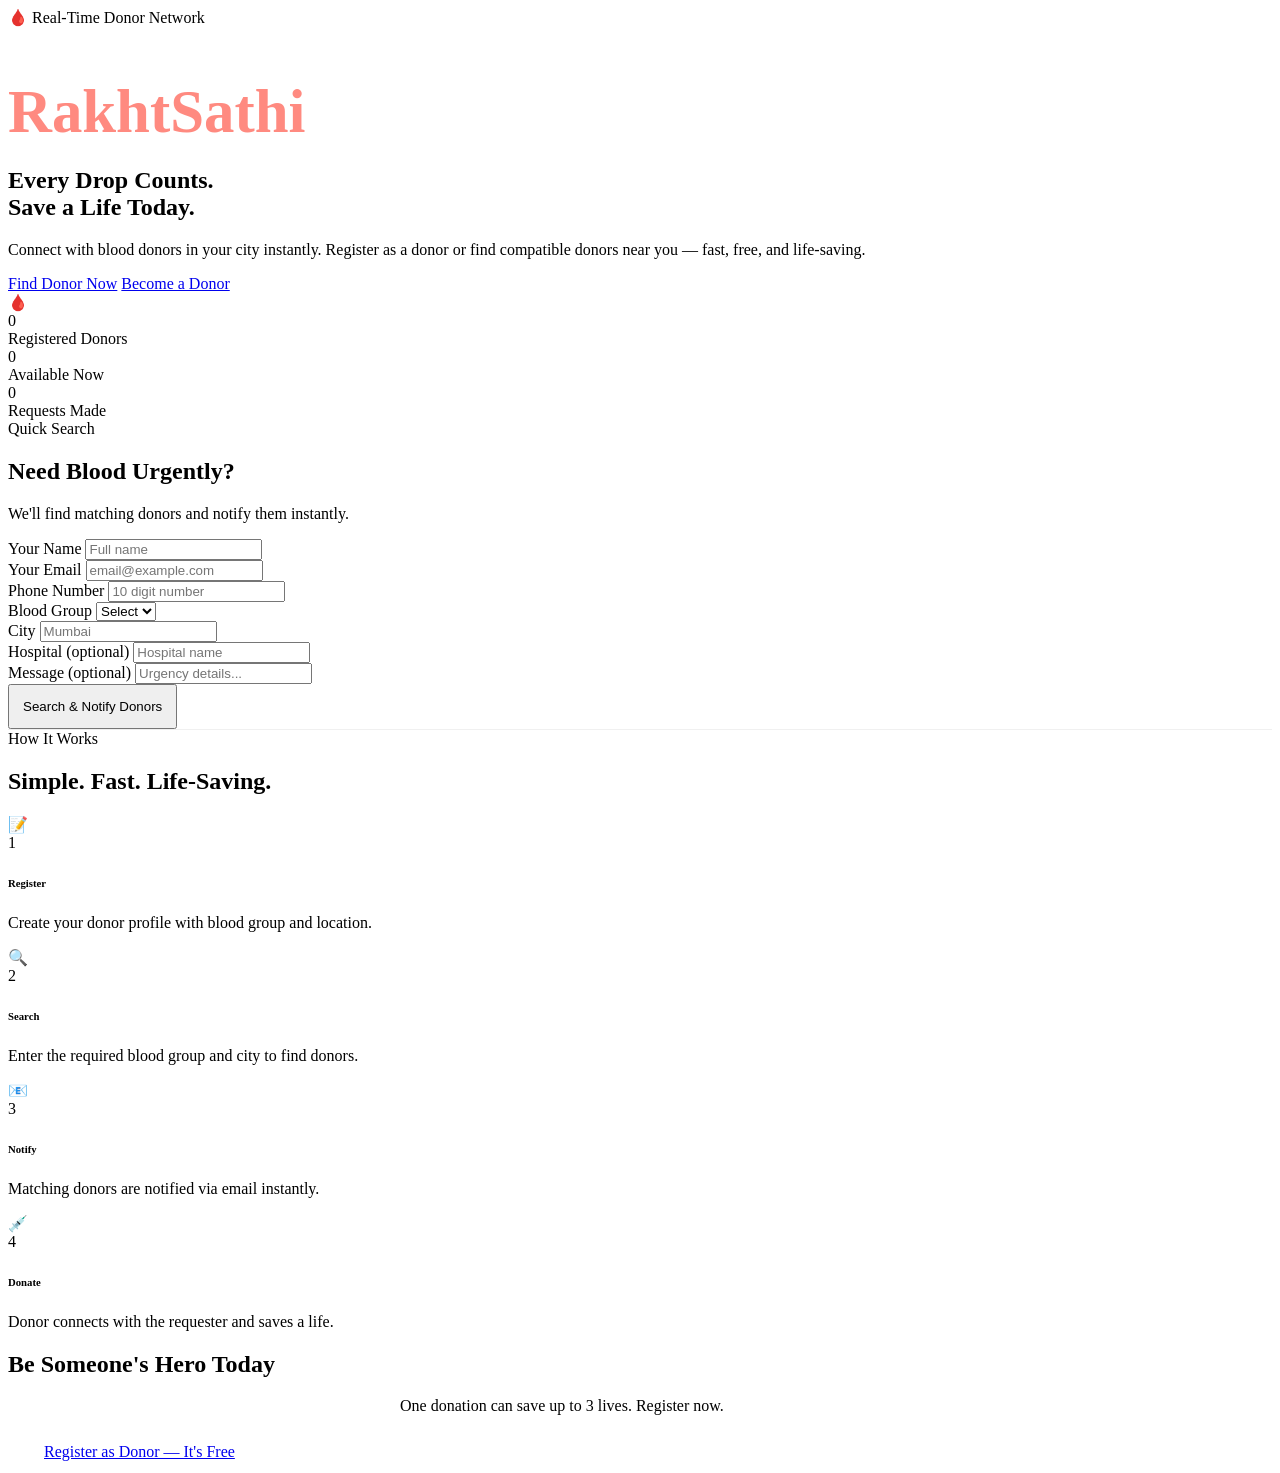
<file: target/classes/templates/index.html>
<!DOCTYPE html>
<html lang="en" xmlns:th="http://www.thymeleaf.org">
<head th:replace="~{_layout :: head('Home')}"></head>
<body>
<nav th:replace="~{_layout :: navbar}"></nav>

<!-- Hero -->
<section class="hero">
  <div class="container">
    <div class="row align-items-center g-5">
      <div class="col-lg-7">
        <div class="hero-eyebrow">🩸 Real-Time Donor Network</div>
        <h1 style="font-family:'Fraunces',serif;font-size:clamp(2.4rem,5vw,3.8rem);font-weight:700;margin-bottom:8px;position:relative;color:#ff8a80;">RakhtSathi</h1>
        <h1>Every Drop Counts.<br/><span>Save a Life Today.</span></h1>
        <p>Connect with blood donors in your city instantly. Register as a donor or find compatible donors near you — fast, free, and life-saving.</p>
        <div class="hero-actions">
          <a href="/search"   class="btn-red"><i class="bi bi-search me-2"></i>Find Donor Now</a>
          <a href="/register" class="btn-outline-white"><i class="bi bi-person-plus me-2"></i>Become a Donor</a>
        </div>
      </div>
      <div class="col-lg-5 text-center">
        <div class="hero-visual">🩸</div>
      </div>
    </div>
  </div>
</section>

<!-- Stats -->
<section class="stats-bar">
  <div class="container">
    <div class="row text-center g-4">
      <div class="col-4">
        <div class="stat-num" th:text="${totalDonors}">0</div>
        <div class="stat-label">Registered Donors</div>
      </div>
      <div class="col-4">
        <div class="stat-num" th:text="${availableDonors}">0</div>
        <div class="stat-label">Available Now</div>
      </div>
      <div class="col-4">
        <div class="stat-num" th:text="${totalRequests}">0</div>
        <div class="stat-label">Requests Made</div>
      </div>
    </div>
  </div>
</section>

<!-- Quick Search -->
<section class="section-pad bg-cream">
  <div class="container">
    <div class="row justify-content-center mb-5">
      <div class="col-lg-7 text-center">
        <div class="section-tag">Quick Search</div>
        <h2 class="section-title">Need Blood Urgently?</h2>
        <p class="text-muted mt-2">We'll find matching donors and notify them instantly.</p>
      </div>
    </div>
    <div class="row justify-content-center">
      <div class="col-lg-8">
        <div class="card p-4">
          <form action="/search/results" method="post"
                th:object="${searchForm != null ? searchForm : ''}">
            <div class="row g-3">
              <div class="col-md-6">
                <label class="form-label">Your Name</label>
                <input type="text" name="requesterName" class="form-control"
                       placeholder="Full name" required/>
              </div>
              <div class="col-md-6">
                <label class="form-label">Your Email</label>
                <input type="email" name="requesterEmail" class="form-control"
                       placeholder="email@example.com" required/>
              </div>
              <div class="col-md-6">
                <label class="form-label">Phone Number</label>
                <input type="text" name="requesterPhone" class="form-control"
                       placeholder="10 digit number" required/>
              </div>
              <div class="col-md-3">
                <label class="form-label">Blood Group</label>
                <select name="bloodGroup" class="form-select" required>
                  <option value="">Select</option>
                  <option>A+</option><option>A-</option>
                  <option>B+</option><option>B-</option>
                  <option>O+</option><option>O-</option>
                  <option>AB+</option><option>AB-</option>
                </select>
              </div>
              <div class="col-md-3">
                <label class="form-label">City</label>
                <input type="text" name="city" class="form-control"
                       placeholder="Mumbai" required/>
              </div>
              <div class="col-md-6">
                <label class="form-label">Hospital (optional)</label>
                <input type="text" name="hospital" class="form-control"
                       placeholder="Hospital name"/>
              </div>
              <div class="col-md-6">
                <label class="form-label">Message (optional)</label>
                <input type="text" name="message" class="form-control"
                       placeholder="Urgency details..."/>
              </div>
              <div class="col-12 mt-2">
                <button type="submit" class="btn-red w-100" style="padding:13px;">
                  <i class="bi bi-send me-2"></i>Search &amp; Notify Donors
                </button>
              </div>
            </div>
          </form>
        </div>
      </div>
    </div>
  </div>
</section>

<!-- How It Works -->
<section class="section-pad" style="background:#fff;border-top:1px solid #f0f0f0;">
  <div class="container">
    <div class="row justify-content-center mb-5">
      <div class="col-lg-6 text-center">
        <div class="section-tag">How It Works</div>
        <h2 class="section-title">Simple. Fast. Life-Saving.</h2>
      </div>
    </div>
    <div class="row g-4">
      <div class="col-md-3">
        <div class="step-card">
          <div class="step-icon">📝</div>
          <div class="step-num">1</div>
          <h6 class="fw-700 mt-2">Register</h6>
          <p class="text-muted small">Create your donor profile with blood group and location.</p>
        </div>
      </div>
      <div class="col-md-3">
        <div class="step-card">
          <div class="step-icon">🔍</div>
          <div class="step-num">2</div>
          <h6 class="fw-700 mt-2">Search</h6>
          <p class="text-muted small">Enter the required blood group and city to find donors.</p>
        </div>
      </div>
      <div class="col-md-3">
        <div class="step-card">
          <div class="step-icon">📧</div>
          <div class="step-num">3</div>
          <h6 class="fw-700 mt-2">Notify</h6>
          <p class="text-muted small">Matching donors are notified via email instantly.</p>
        </div>
      </div>
      <div class="col-md-3">
        <div class="step-card">
          <div class="step-icon">💉</div>
          <div class="step-num">4</div>
          <h6 class="fw-700 mt-2">Donate</h6>
          <p class="text-muted small">Donor connects with the requester and saves a life.</p>
        </div>
      </div>
    </div>
  </div>
</section>

<!-- CTA -->
<section class="section-pad bg-cream">
  <div class="container text-center">
    <h2 class="section-title mb-3">Be Someone's Hero Today</h2>
    <p class="text-muted mb-4" style="max-width:480px;margin:0 auto 28px;">
      One donation can save up to 3 lives. Register now.
    </p>
    <a href="/register" class="btn-red" style="font-size:1rem;padding:13px 36px;">
      <i class="bi bi-heart-fill me-2"></i>Register as Donor — It's Free
    </a>
  </div>
</section>

<footer th:replace="~{_layout :: footer}"></footer>
<th:block th:replace="~{_layout :: scripts}"></th:block>
</body>
</html>
</file>
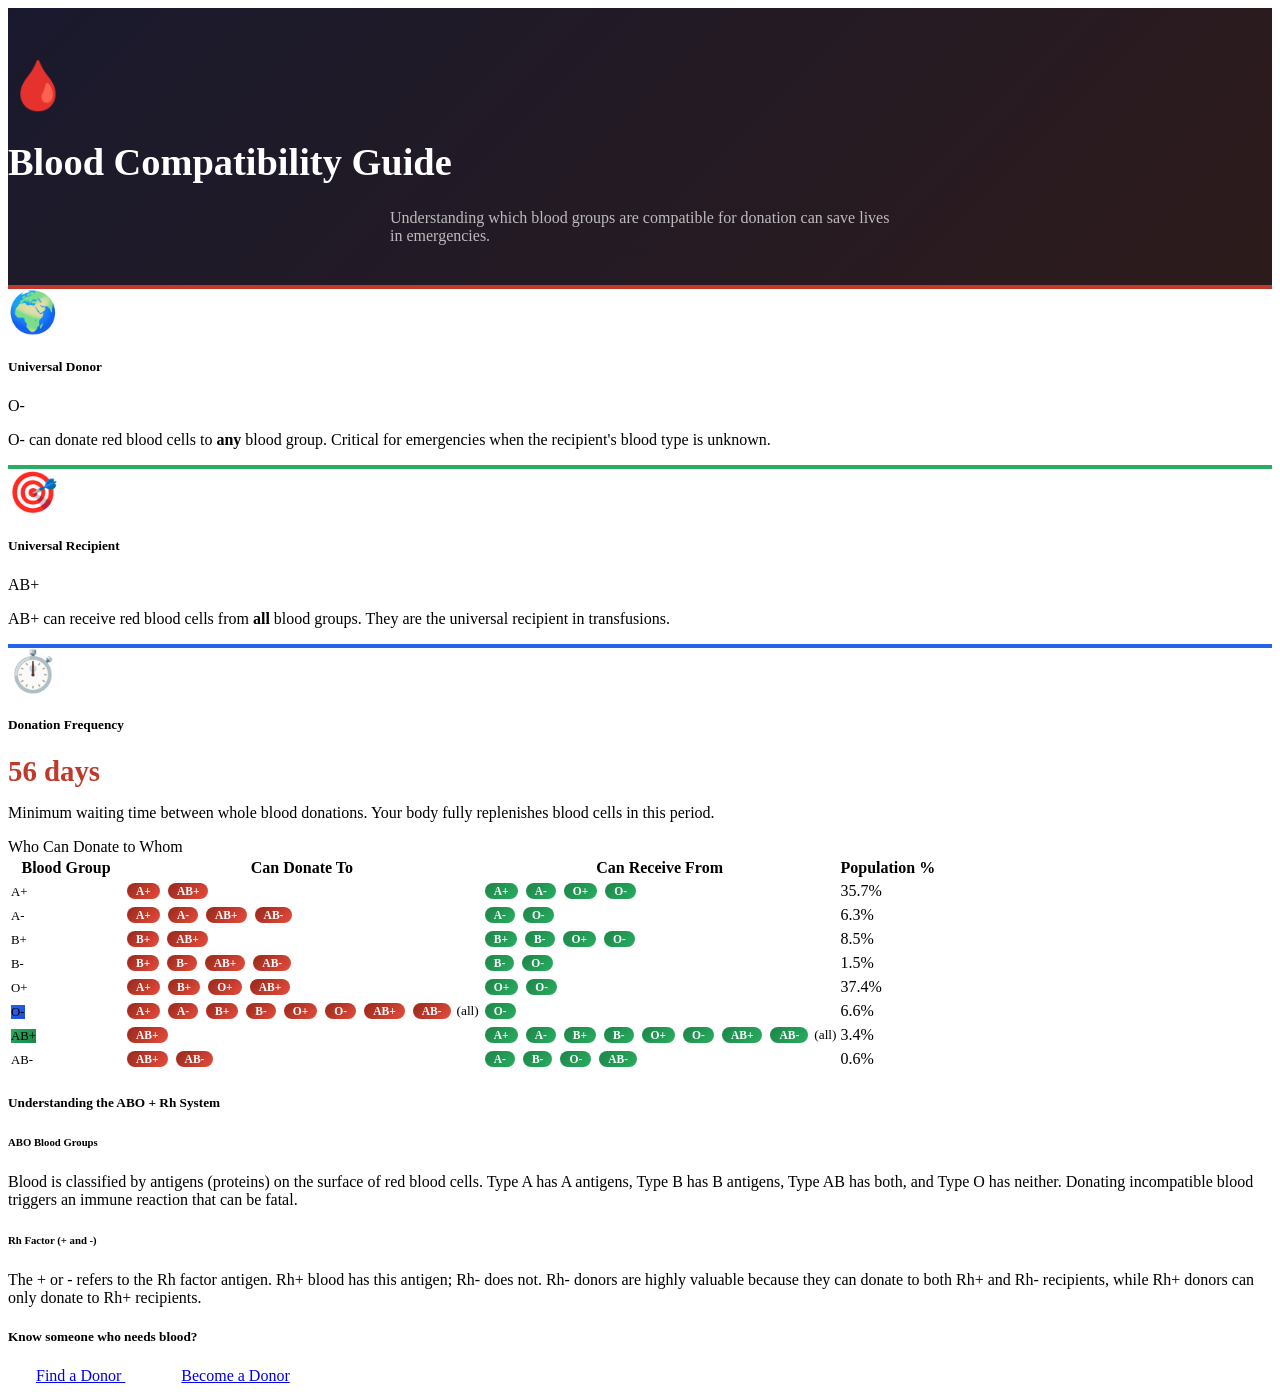
<file: target/classes/templates/compatibility.html>
<!DOCTYPE html>
<html lang="en" xmlns:th="http://www.thymeleaf.org">
<head th:replace="~{_layout :: head('Blood Compatibility')}"></head>
<body>
<nav th:replace="~{_layout :: navbar}"></nav>

<!-- Hero -->
<div style="background:linear-gradient(135deg,hsl(240, 28%, 14%),#2d1b1b);color:#fff;padding:50px 0 40px;">
    <div class="container text-center">
        <div style="font-size:3rem;margin-bottom:12px;">🩸</div>
        <h1 style="font-family:'Fraunces',serif;font-size:2.4rem;font-weight:700;">
            Blood Compatibility Guide
        </h1>
        <p style="color:rgba(255,255,255,0.7);max-width:500px;margin:12px auto 0;">
            Understanding which blood groups are compatible for donation
            can save lives in emergencies.
        </p>
    </div>
</div>

<section class="section-pad bg-cream">
    <div class="container">

        <!-- Key Facts -->
        <div class="row g-4 mb-5">
            <div class="col-md-4">
                <div class="card p-4 text-center h-100" style="border-top:4px solid #c0392b;">
                    <div style="font-size:2.5rem;margin-bottom:12px;">🌍</div>
                    <h5 class="fw-700">Universal Donor</h5>
                    <div class="blood-badge mx-auto my-3">O-</div>
                    <p class="text-muted small">
                        O- can donate red blood cells to <strong>any</strong> blood group.
                        Critical for emergencies when the recipient's blood type is unknown.
                    </p>
                </div>
            </div>
            <div class="col-md-4">
                <div class="card p-4 text-center h-100" style="border-top:4px solid #27ae60;">
                    <div style="font-size:2.5rem;margin-bottom:12px;">🎯</div>
                    <h5 class="fw-700">Universal Recipient</h5>
                    <div class="blood-badge mx-auto my-3">AB+</div>
                    <p class="text-muted small">
                        AB+ can receive red blood cells from <strong>all</strong> blood groups.
                        They are the universal recipient in transfusions.
                    </p>
                </div>
            </div>
            <div class="col-md-4">
                <div class="card p-4 text-center h-100" style="border-top:4px solid #2563eb;">
                    <div style="font-size:2.5rem;margin-bottom:12px;">⏱️</div>
                    <h5 class="fw-700">Donation Frequency</h5>
                    <div style="font-size:1.8rem;font-weight:800;color:#c0392b;margin:12px 0;">56 days</div>
                    <p class="text-muted small">
                        Minimum waiting time between whole blood donations.
                        Your body fully replenishes blood cells in this period.
                    </p>
                </div>
            </div>
        </div>

        <!-- Compatibility Chart -->
        <div class="card mb-5">
            <div class="card-header-red">
                <i class="bi bi-table me-2"></i>Who Can Donate to Whom
            </div>
            <div class="table-responsive">
                <table class="table mb-0 text-center">
                    <thead>
                    <tr>
                        <th class="text-start" style="min-width:110px;">Blood Group</th>
                        <th>Can Donate To</th>
                        <th>Can Receive From</th>
                        <th>Population %</th>
                    </tr>
                    </thead>
                    <tbody>
                    <tr>
                        <td class="text-start">
                            <span class="blood-badge" style="width:40px;height:40px;font-size:.8rem;">A+</span>
                        </td>
                        <td>
                            <span class="compat-tag">A+</span>
                            <span class="compat-tag">AB+</span>
                        </td>
                        <td>
                            <span class="compat-tag recv">A+</span>
                            <span class="compat-tag recv">A-</span>
                            <span class="compat-tag recv">O+</span>
                            <span class="compat-tag recv">O-</span>
                        </td>
                        <td class="fw-700 text-red">35.7%</td>
                    </tr>
                    <tr>
                        <td class="text-start">
                            <span class="blood-badge" style="width:40px;height:40px;font-size:.8rem;">A-</span>
                        </td>
                        <td>
                            <span class="compat-tag">A+</span>
                            <span class="compat-tag">A-</span>
                            <span class="compat-tag">AB+</span>
                            <span class="compat-tag">AB-</span>
                        </td>
                        <td>
                            <span class="compat-tag recv">A-</span>
                            <span class="compat-tag recv">O-</span>
                        </td>
                        <td class="fw-700 text-red">6.3%</td>
                    </tr>
                    <tr>
                        <td class="text-start">
                            <span class="blood-badge" style="width:40px;height:40px;font-size:.8rem;">B+</span>
                        </td>
                        <td>
                            <span class="compat-tag">B+</span>
                            <span class="compat-tag">AB+</span>
                        </td>
                        <td>
                            <span class="compat-tag recv">B+</span>
                            <span class="compat-tag recv">B-</span>
                            <span class="compat-tag recv">O+</span>
                            <span class="compat-tag recv">O-</span>
                        </td>
                        <td class="fw-700 text-red">8.5%</td>
                    </tr>
                    <tr>
                        <td class="text-start">
                            <span class="blood-badge" style="width:40px;height:40px;font-size:.8rem;">B-</span>
                        </td>
                        <td>
                            <span class="compat-tag">B+</span>
                            <span class="compat-tag">B-</span>
                            <span class="compat-tag">AB+</span>
                            <span class="compat-tag">AB-</span>
                        </td>
                        <td>
                            <span class="compat-tag recv">B-</span>
                            <span class="compat-tag recv">O-</span>
                        </td>
                        <td class="fw-700 text-red">1.5%</td>
                    </tr>
                    <tr>
                        <td class="text-start">
                            <span class="blood-badge" style="width:40px;height:40px;font-size:.8rem;">O+</span>
                        </td>
                        <td>
                            <span class="compat-tag">A+</span>
                            <span class="compat-tag">B+</span>
                            <span class="compat-tag">O+</span>
                            <span class="compat-tag">AB+</span>
                        </td>
                        <td>
                            <span class="compat-tag recv">O+</span>
                            <span class="compat-tag recv">O-</span>
                        </td>
                        <td class="fw-700 text-red">37.4%</td>
                    </tr>
                    <tr>
                        <td class="text-start">
                <span class="blood-badge"
                      style="width:40px;height:40px;font-size:.8rem;
                             background:linear-gradient(135deg,#2563eb,#1d4ed8);">O-</span>
                        </td>
                        <td>
                            <span class="compat-tag">A+</span>
                            <span class="compat-tag">A-</span>
                            <span class="compat-tag">B+</span>
                            <span class="compat-tag">B-</span>
                            <span class="compat-tag">O+</span>
                            <span class="compat-tag">O-</span>
                            <span class="compat-tag">AB+</span>
                            <span class="compat-tag">AB-</span>
                            <small class="text-muted ms-1">(all)</small>
                        </td>
                        <td>
                            <span class="compat-tag recv">O-</span>
                        </td>
                        <td class="fw-700 text-red">6.6%</td>
                    </tr>
                    <tr>
                        <td class="text-start">
                <span class="blood-badge"
                      style="width:40px;height:40px;font-size:.8rem;
                             background:linear-gradient(135deg,#27ae60,#1e8449);">AB+</span>
                        </td>
                        <td>
                            <span class="compat-tag">AB+</span>
                        </td>
                        <td>
                            <span class="compat-tag recv">A+</span>
                            <span class="compat-tag recv">A-</span>
                            <span class="compat-tag recv">B+</span>
                            <span class="compat-tag recv">B-</span>
                            <span class="compat-tag recv">O+</span>
                            <span class="compat-tag recv">O-</span>
                            <span class="compat-tag recv">AB+</span>
                            <span class="compat-tag recv">AB-</span>
                            <small class="text-muted ms-1">(all)</small>
                        </td>
                        <td class="fw-700 text-red">3.4%</td>
                    </tr>
                    <tr>
                        <td class="text-start">
                            <span class="blood-badge" style="width:40px;height:40px;font-size:.8rem;">AB-</span>
                        </td>
                        <td>
                            <span class="compat-tag">AB+</span>
                            <span class="compat-tag">AB-</span>
                        </td>
                        <td>
                            <span class="compat-tag recv">A-</span>
                            <span class="compat-tag recv">B-</span>
                            <span class="compat-tag recv">O-</span>
                            <span class="compat-tag recv">AB-</span>
                        </td>
                        <td class="fw-700 text-red">0.6%</td>
                    </tr>
                    </tbody>
                </table>
            </div>
        </div>

        <!-- ABO System Explained -->
        <div class="row g-4 mb-5">
            <div class="col-12">
                <div class="card p-4">
                    <h5 class="fw-800 mb-3" style="font-family:'Fraunces',serif;">
                        <i class="bi bi-info-circle-fill text-red me-2"></i>
                        Understanding the ABO + Rh System
                    </h5>
                    <div class="row g-4">
                        <div class="col-md-6">
                            <h6 class="fw-700">ABO Blood Groups</h6>
                            <p class="text-muted small">
                                Blood is classified by antigens (proteins) on the surface of red blood cells.
                                Type A has A antigens, Type B has B antigens, Type AB has both, and Type O has neither.
                                Donating incompatible blood triggers an immune reaction that can be fatal.
                            </p>
                        </div>
                        <div class="col-md-6">
                            <h6 class="fw-700">Rh Factor (+ and -)</h6>
                            <p class="text-muted small">
                                The + or - refers to the Rh factor antigen. Rh+ blood has this antigen;
                                Rh- does not. Rh- donors are highly valuable because they can donate to
                                both Rh+ and Rh- recipients, while Rh+ donors can only donate to Rh+ recipients.
                            </p>
                        </div>
                    </div>
                </div>
            </div>
        </div>

        <!-- CTA -->
        <div class="text-center">
            <h5 class="fw-700 mb-3">Know someone who needs blood?</h5>
            <div class="d-flex justify-content-center gap-3 flex-wrap">
                <a href="/search"   class="btn-red" style="padding:12px 28px;">
                    <i class="bi bi-search me-2"></i>Find a Donor
                </a>
                <a href="/register" class="btn-outline-red" style="padding:12px 28px;">
                    <i class="bi bi-heart me-2"></i>Become a Donor
                </a>
            </div>
        </div>

    </div>
</section>

<footer th:replace="~{_layout :: footer}"></footer>
<th:block th:replace="~{_layout :: scripts}"></th:block>

<style>
    .compat-tag {
      display: inline-block;
      background: linear-gradient(135deg, #96281b, #e74c3c);
      color: #fff;
      font-size: .72rem;
      font-weight: 700;
      padding: 2px 9px;
      border-radius: 999px;
      margin: 2px;
    }
    .compat-tag.recv {
      background: linear-gradient(135deg, #1e8449, #27ae60);
    }
</style>
</body>
</html>
</file>
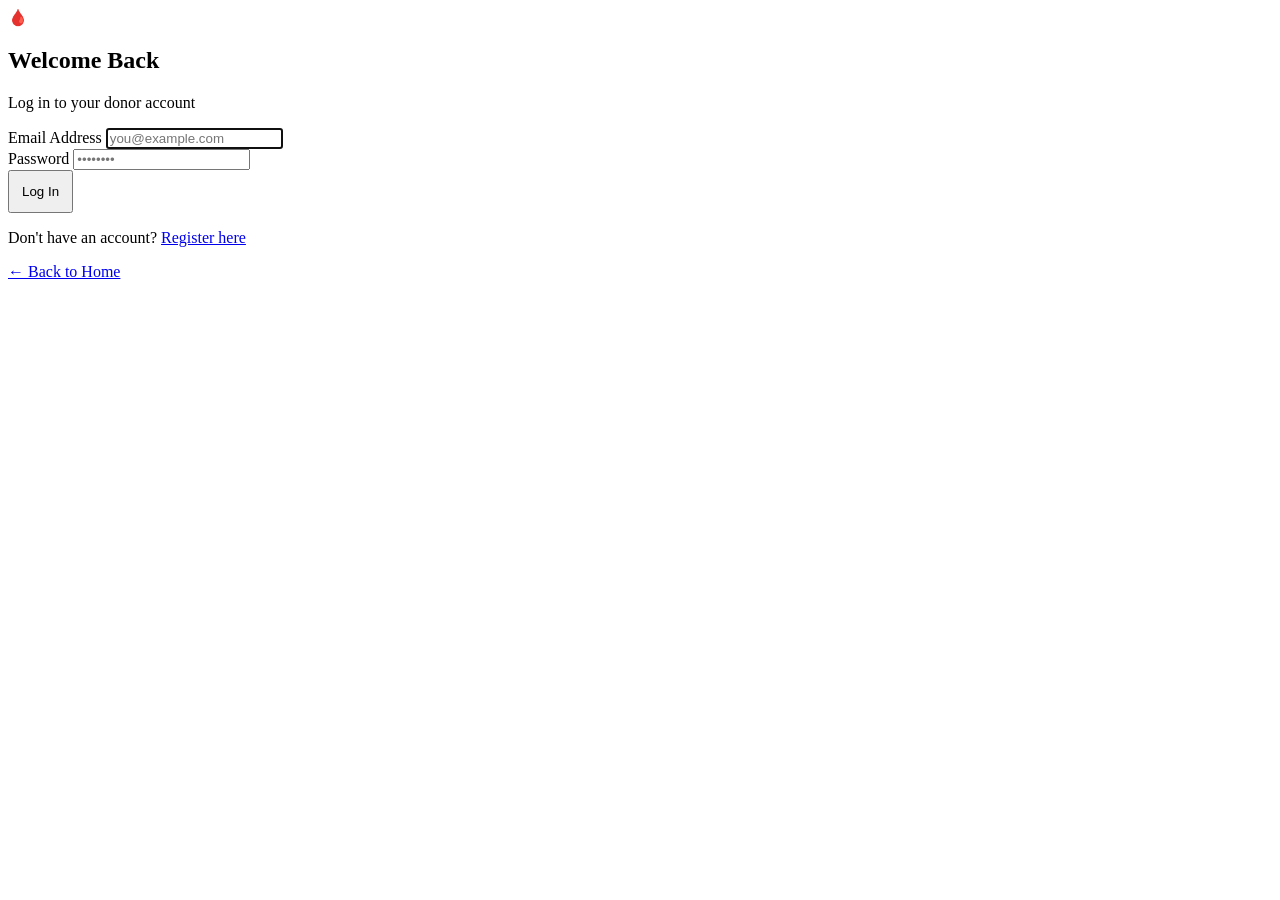
<file: target/classes/templates/login.html>
<!DOCTYPE html>
<html lang="en" xmlns:th="http://www.thymeleaf.org">
<head th:replace="~{_layout :: head('Login')}"></head>
<body>
<div class="auth-wrap">
  <div class="auth-card">
    <div class="auth-logo">🩸</div>
    <h2 class="auth-title">Welcome Back</h2>
    <p class="auth-sub">Log in to your donor account</p>

    <div class="flash flash-success" th:if="${success}" th:text="${success}"></div>
    <div class="flash flash-error"   th:if="${error}"   th:text="${error}"></div>
    <div class="flash flash-info"    th:if="${msg}"     th:text="${msg}"></div>

    <form action="/login" method="post">
      <div class="mb-3">
        <label class="form-label">Email Address</label>
        <input type="email" name="email" class="form-control"
               placeholder="you@example.com" required autofocus/>
      </div>
      <div class="mb-4">
        <label class="form-label">Password</label>
        <input type="password" name="password" class="form-control"
               placeholder="••••••••" required/>
      </div>
      <button type="submit" class="btn-red w-100" style="padding:12px;">
        <i class="bi bi-box-arrow-in-right me-2"></i>Log In
      </button>
    </form>

    <p class="text-center mt-4 text-muted small">
      Don't have an account?
      <a href="/register" class="text-red fw-700 text-decoration-none">Register here</a>
    </p>
    <p class="text-center mt-2">
      <a href="/" class="text-muted small text-decoration-none">← Back to Home</a>
    </p>
  </div>
</div>
<th:block th:replace="~{_layout :: scripts}"></th:block>
</body>
</html>
</file>
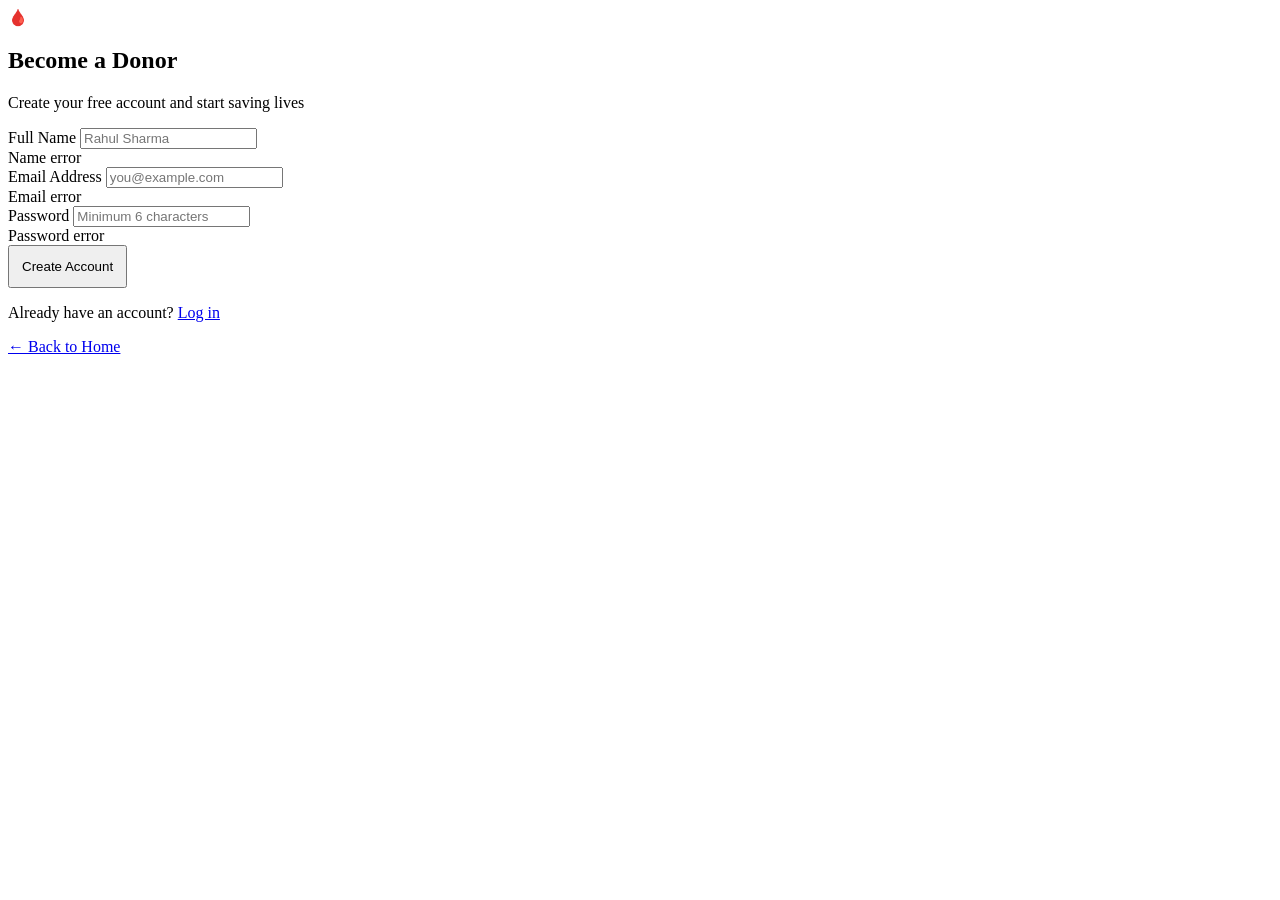
<file: target/classes/templates/register.html>
<!DOCTYPE html>
<html lang="en" xmlns:th="http://www.thymeleaf.org">
<head th:replace="~{_layout :: head('Register')}"></head>
<body>
<div class="auth-wrap">
  <div class="auth-card" style="max-width:500px;">
    <div class="auth-logo">🩸</div>
    <h2 class="auth-title">Become a Donor</h2>
    <p class="auth-sub">Create your free account and start saving lives</p>

    <div class="flash flash-error" th:if="${error}" th:text="${error}"></div>

    <form action="/register" method="post" th:object="${user}" novalidate>
      <div class="mb-3">
        <label class="form-label">Full Name</label>
        <input type="text" th:field="*{name}"
               th:class="${#fields.hasErrors('name')}
                          ? 'form-control is-invalid' : 'form-control'"
               placeholder="Rahul Sharma"/>
        <div class="invalid-feedback"
             th:if="${#fields.hasErrors('name')}"
             th:errors="*{name}">Name error</div>
      </div>
      <div class="mb-3">
        <label class="form-label">Email Address</label>
        <input type="email" th:field="*{email}"
               th:class="${#fields.hasErrors('email')}
                          ? 'form-control is-invalid' : 'form-control'"
               placeholder="you@example.com"/>
        <div class="invalid-feedback"
             th:if="${#fields.hasErrors('email')}"
             th:errors="*{email}">Email error</div>
      </div>
      <div class="mb-4">
        <label class="form-label">Password</label>
        <input type="password" th:field="*{password}"
               th:class="${#fields.hasErrors('password')}
                          ? 'form-control is-invalid' : 'form-control'"
               placeholder="Minimum 6 characters"/>
        <div class="invalid-feedback"
             th:if="${#fields.hasErrors('password')}"
             th:errors="*{password}">Password error</div>
      </div>
      <button type="submit" class="btn-red w-100" style="padding:12px;">
        <i class="bi bi-person-check me-2"></i>Create Account
      </button>
    </form>

    <p class="text-center mt-4 text-muted small">
      Already have an account?
      <a href="/login" class="text-red fw-700 text-decoration-none">Log in</a>
    </p>
    <p class="text-center mt-2">
      <a href="/" class="text-muted small text-decoration-none">← Back to Home</a>
    </p>
  </div>
</div>
<th:block th:replace="~{_layout :: scripts}"></th:block>
</body>
</html>
</file>
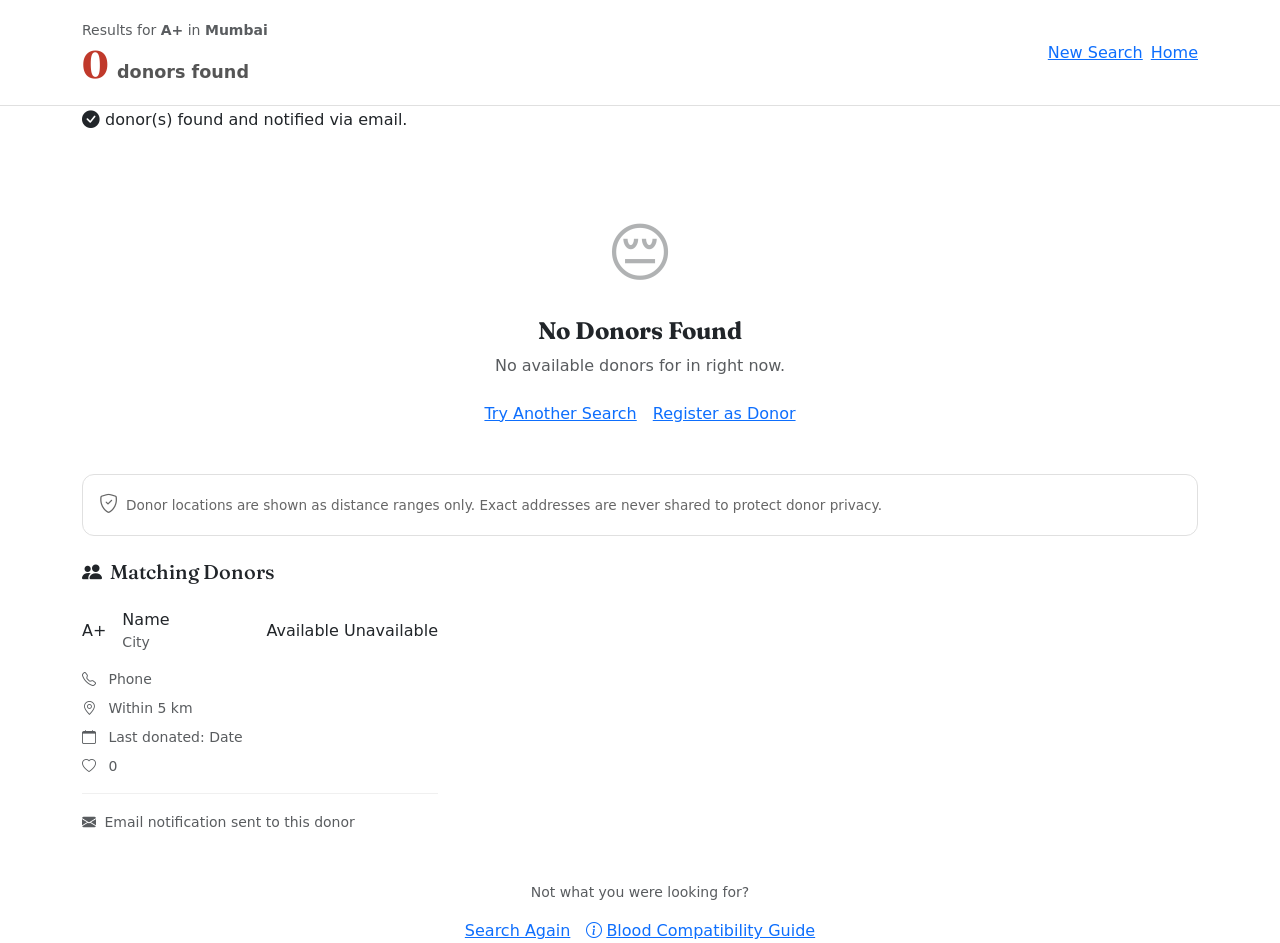
<file: target/classes/templates/search-results.html>
<!DOCTYPE html>
<html lang="en" xmlns:th="http://www.thymeleaf.org">
<head>
  <meta charset="UTF-8"/>
  <meta name="viewport" content="width=device-width, initial-scale=1.0"/>
  <title>Search Results — RakhtSathi</title>
  <link rel="preconnect" href="https://fonts.googleapis.com"/>
  <link href="https://fonts.googleapis.com/css2?family=Plus+Jakarta+Sans:wght@400;500;600;700;800&family=Fraunces:wght@700&display=swap" rel="stylesheet"/>
  <link href="https://cdn.jsdelivr.net/npm/bootstrap@5.3.0/dist/css/bootstrap.min.css" rel="stylesheet"/>
  <link rel="stylesheet" href="https://cdn.jsdelivr.net/npm/bootstrap-icons@1.11.0/font/bootstrap-icons.css"/>
  <link rel="stylesheet" th:href="@{/css/style.css}"/>
</head>
<body th:inline="none">

<nav th:replace="~{_layout :: navbar}"></nav>

<!-- Results header -->
<div style="background:#fff;border-bottom:1px solid #e0e0e0;padding:20px 0;">
  <div class="container d-flex align-items-center justify-content-between flex-wrap gap-3">
    <div>
      <p class="text-muted small mb-1">
        Results for <strong th:text="${bloodGroup}">A+</strong>
        in <strong th:text="${city}">Mumbai</strong>
      </p>
      <div class="d-flex align-items-baseline gap-2">
        <span style="font-family:'Fraunces',serif;font-size:2.4rem;
                     font-weight:700;color:#c0392b;line-height:1;"
              th:text="${count}">0</span>
        <span style="font-size:1.1rem;font-weight:600;color:#555;">
          donor<span th:if="${count != 1}">s</span> found
        </span>
      </div>
    </div>
    <div class="d-flex gap-2">
      <a href="/search" class="btn-outline-red">New Search</a>
      <a href="/"       class="btn-red">Home</a>
    </div>
  </div>
</div>

<section class="section-pad bg-cream">
  <div class="container">

    <!-- Success banner -->
    <div th:if="${count > 0}"
         class="flash flash-success mb-4" style="border-radius:12px;">
      <i class="bi bi-check-circle-fill" style="font-size:1.1rem;"></i>
      <strong th:text="${count}"></strong>
      donor(s) found and notified via email.
    </div>

    <!-- No results -->
    <div th:if="${count == 0}" class="text-center py-5">
      <div style="font-size:4rem;opacity:.35;margin-bottom:16px;">😔</div>
      <h4 style="font-family:'Fraunces',serif;font-weight:700;">No Donors Found</h4>
      <p class="text-muted mt-2" style="max-width:400px;margin:0 auto;">
        No available donors for
        <strong th:text="${bloodGroup}"></strong>
        in <strong th:text="${city}"></strong> right now.
      </p>
      <div class="mt-4 d-flex gap-3 justify-content-center">
        <a href="/search"   class="btn-red">Try Another Search</a>
        <a href="/register" class="btn-outline-red">Register as Donor</a>
      </div>
    </div>

    <!-- Donor Cards -->
    <div th:if="${count > 0}">

      <!-- Privacy note -->
      <div class="d-flex align-items-center gap-2 mb-4 p-3"
           style="background:#fff;border-radius:12px;border:1px solid #e0e0e0;
                  font-size:.85rem;color:#666;">
        <i class="bi bi-shield-check text-red" style="font-size:1.2rem;"></i>
        <span>
          Donor locations are shown as distance ranges only.
          Exact addresses are never shared to protect donor privacy.
        </span>
      </div>

      <h5 class="fw-800 mb-4" style="font-family:'Fraunces',serif;">
        <i class="bi bi-people-fill text-red me-2"></i>Matching Donors
      </h5>

      <div class="row g-4">
        <div class="col-md-6 col-lg-4"
             th:each="donor : ${donors}">
          <div class="donor-card">

            <!-- Header row -->
            <div class="d-flex align-items-center gap-3 mb-3">
              <div class="blood-badge"
                   th:text="${donor.bloodGroup}">A+</div>
              <div>
                <div class="fw-700" th:text="${donor.name}">Name</div>
                <div class="text-muted small"
                     th:text="${donor.city + ', ' + donor.state}">City</div>
              </div>
              <div class="ms-auto">
                <span class="availability-badge available"
                      th:if="${donor.available}">Available</span>
                <span class="availability-badge unavailable"
                      th:unless="${donor.available}">Unavailable</span>
              </div>
            </div>

            <!-- Details -->
            <div class="d-flex flex-column gap-2 small text-muted">

              <!-- Phone -->
              <div th:if="${donor.phone}">
                <i class="bi bi-telephone me-2 text-red"></i>
                <span th:text="${donor.phone}">Phone</span>
              </div>

              <!-- Distance range — privacy-safe location info -->
              <div>
                <i class="bi bi-geo-alt me-2 text-red"></i>
                <span th:text="${donor.distanceRange}">Within 5 km</span>
                <span th:text="' of ' + ${donor.city}"></span>
              </div>

              <!-- Last donated -->
              <div th:if="${donor.lastDonated}">
                <i class="bi bi-calendar me-2 text-red"></i>
                Last donated:
                <span th:text="${donor.lastDonated}">Date</span>
              </div>

              <!-- Total donations -->
              <div>
                <i class="bi bi-heart me-2 text-red"></i>
                <span th:text="${donor.totalDonations} + ' donation(s)'">0</span>
              </div>

            </div>

            <!-- Footer -->
            <div class="mt-3 pt-3" style="border-top:1px solid #f0f0f0;">
              <small class="text-muted">
                <i class="bi bi-envelope-fill text-red me-1"></i>
                Email notification sent to this donor
              </small>
            </div>

          </div>
        </div>
      </div>

      <!-- CTA -->
      <div class="mt-5 text-center">
        <p class="text-muted small mb-3">
          Not what you were looking for?
        </p>
        <div class="d-flex gap-3 justify-content-center flex-wrap">
          <a href="/search"        class="btn-red">Search Again</a>
          <a href="/compatibility" class="btn-outline-red">
            <i class="bi bi-info-circle me-1"></i>Blood Compatibility Guide
          </a>
        </div>
      </div>

    </div>
  </div>
</section>

<footer th:replace="~{_layout :: footer}"></footer>
<script src="https://cdn.jsdelivr.net/npm/bootstrap@5.3.0/dist/js/bootstrap.bundle.min.js"></script>
</body>
</html>
</file>
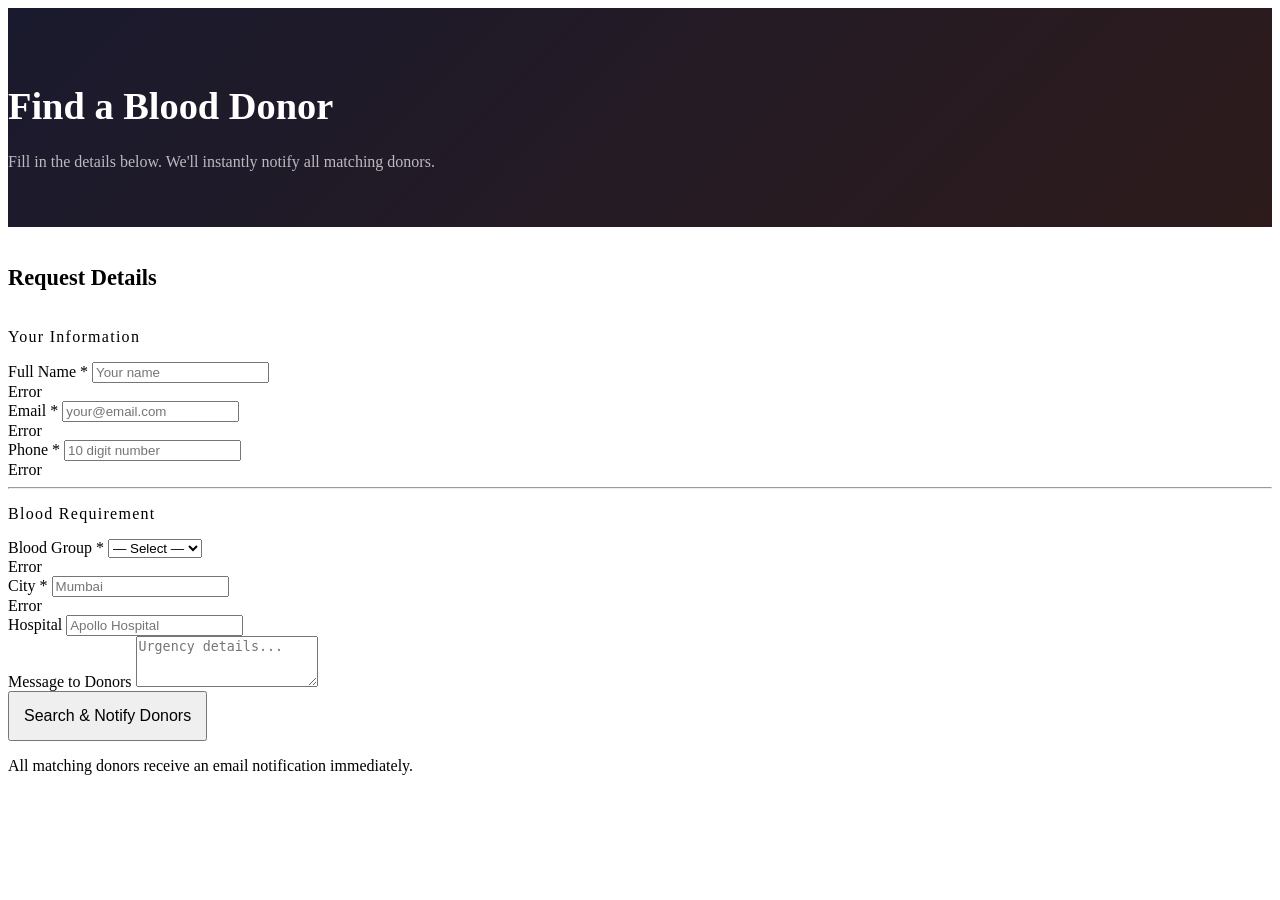
<file: target/classes/templates/search.html>
<!DOCTYPE html>
<html lang="en" xmlns:th="http://www.thymeleaf.org">
<head th:replace="~{_layout :: head('Find Donor')}"></head>
<body>
<nav th:replace="~{_layout :: navbar}"></nav>

<div style="background:linear-gradient(135deg,#1a1a2e,#2d1b1b);
            padding:50px 0 40px;color:#fff;">
  <div class="container text-center">
    <h1 style="font-family:'Fraunces',serif;font-size:2.4rem;font-weight:700;">
      Find a Blood Donor
    </h1>
    <p style="color:rgba(255,255,255,0.7);margin-top:8px;">
      Fill in the details below. We'll instantly notify all matching donors.
    </p>
  </div>
</div>

<section class="section-pad bg-cream">
  <div class="container">
    <div class="row justify-content-center">
      <div class="col-lg-8">
        <div class="card p-4 p-md-5">
          <h5 class="fw-800 mb-4" style="font-family:'Fraunces',serif;font-size:1.4rem;">
            <i class="bi bi-droplet-fill text-red me-2"></i>Request Details
          </h5>

          <div class="flash flash-error mb-3" th:if="${error}" th:text="${error}"></div>

          <form action="/search/results" method="post" th:object="${searchForm}" novalidate>

            <p class="text-muted small fw-700 text-uppercase mb-3"
               style="letter-spacing:.08em;">Your Information</p>
            <div class="row g-3 mb-4">
              <div class="col-md-6">
                <label class="form-label">Full Name <span class="text-danger">*</span></label>
                <input type="text" th:field="*{requesterName}"
                       th:class="${#fields.hasErrors('requesterName')}
                                  ? 'form-control is-invalid' : 'form-control'"
                       placeholder="Your name"/>
                <div class="invalid-feedback"
                     th:if="${#fields.hasErrors('requesterName')}"
                     th:errors="*{requesterName}">Error</div>
              </div>
              <div class="col-md-6">
                <label class="form-label">Email <span class="text-danger">*</span></label>
                <input type="email" th:field="*{requesterEmail}"
                       th:class="${#fields.hasErrors('requesterEmail')}
                                  ? 'form-control is-invalid' : 'form-control'"
                       placeholder="your@email.com"/>
                <div class="invalid-feedback"
                     th:if="${#fields.hasErrors('requesterEmail')}"
                     th:errors="*{requesterEmail}">Error</div>
              </div>
              <div class="col-md-6">
                <label class="form-label">Phone <span class="text-danger">*</span></label>
                <input type="text" th:field="*{requesterPhone}"
                       th:class="${#fields.hasErrors('requesterPhone')}
                                  ? 'form-control is-invalid' : 'form-control'"
                       placeholder="10 digit number"/>
                <div class="invalid-feedback"
                     th:if="${#fields.hasErrors('requesterPhone')}"
                     th:errors="*{requesterPhone}">Error</div>
              </div>
            </div>

            <hr class="my-4"/>

            <p class="text-muted small fw-700 text-uppercase mb-3"
               style="letter-spacing:.08em;">Blood Requirement</p>
            <div class="row g-3 mb-4">
              <div class="col-md-4">
                <label class="form-label">Blood Group <span class="text-danger">*</span></label>
                <select th:field="*{bloodGroup}"
                        th:class="${#fields.hasErrors('bloodGroup')}
                                   ? 'form-select is-invalid' : 'form-select'">
                  <option value="">— Select —</option>
                  <option th:each="bg : ${bloodGroups}"
                          th:value="${bg}" th:text="${bg}"/>
                </select>
                <div class="invalid-feedback"
                     th:if="${#fields.hasErrors('bloodGroup')}"
                     th:errors="*{bloodGroup}">Error</div>
              </div>
              <div class="col-md-4">
                <label class="form-label">City <span class="text-danger">*</span></label>
                <input type="text" th:field="*{city}"
                       th:class="${#fields.hasErrors('city')}
                                  ? 'form-control is-invalid' : 'form-control'"
                       placeholder="Mumbai"/>
                <div class="invalid-feedback"
                     th:if="${#fields.hasErrors('city')}"
                     th:errors="*{city}">Error</div>
              </div>
              <div class="col-md-4">
                <label class="form-label">Hospital</label>
                <input type="text" th:field="*{hospital}"
                       class="form-control" placeholder="Apollo Hospital"/>
              </div>
              <div class="col-12">
                <label class="form-label">Message to Donors</label>
                <textarea th:field="*{message}" class="form-control" rows="3"
                          placeholder="Urgency details..."></textarea>
              </div>
            </div>

            <button type="submit" class="btn-red w-100" style="padding:14px;font-size:1rem;">
              <i class="bi bi-send-fill me-2"></i>Search &amp; Notify Donors
            </button>
            <p class="text-center text-muted small mt-3">
              <i class="bi bi-info-circle me-1"></i>
              All matching donors receive an email notification immediately.
            </p>
          </form>
        </div>
      </div>
    </div>
  </div>
</section>

<footer th:replace="~{_layout :: footer}"></footer>
<th:block th:replace="~{_layout :: scripts}"></th:block>
</body>
</html>
</file>
